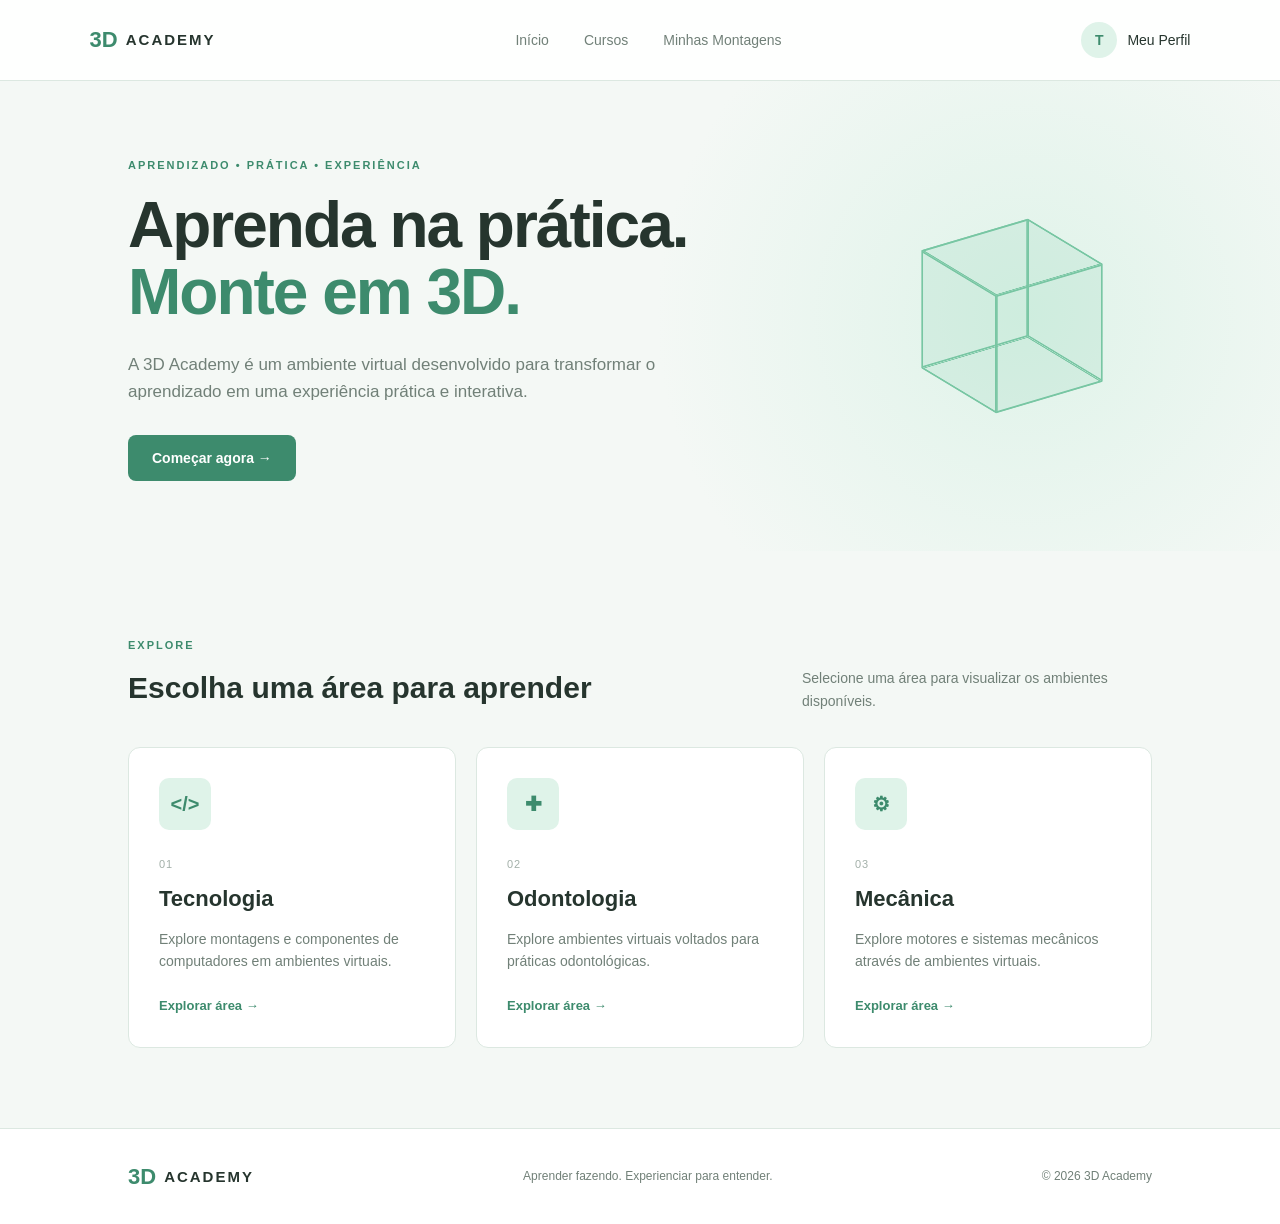
<file: index.html>
<!DOCTYPE html>
<html lang="pt-BR">
<head>
    <meta charset="UTF-8">
    <meta name="viewport" content="width=device-width, initial-scale=1.0">

    <title>3D Academy</title>

    <link rel="stylesheet" href="style.css">
</head>

<body>

    <!-- CABEÇALHO -->
    <header class="header">

        <div class="logo">
            <span class="logo-3d">3D</span>
            <span class="logo-text">ACADEMY</span>
        </div>

        <nav class="navigation">
            <a href="#" onclick="showHome()">Início</a>
            <a href="#">Cursos</a>
            <a href="#">Minhas Montagens</a>
        </nav>

        <div class="profile">
            <div class="profile-icon">T</div>
            <span>Meu Perfil</span>
        </div>

    </header>


    <!-- =========================
         PÁGINA INICIAL
    ========================== -->

    <main id="home-page">

        <section class="hero">

            <div class="hero-content">

                <span class="small-title">
                    APRENDIZADO • PRÁTICA • EXPERIÊNCIA
                </span>

                <h1>
                    Aprenda na prática.
                    <span>Monte em 3D.</span>
                </h1>

                <p>
                    A 3D Academy é um ambiente virtual desenvolvido
                    para transformar o aprendizado em uma experiência
                    prática e interativa.
                </p>

                <button class="main-button" onclick="scrollToThemes()">
                    Começar agora
                    <span>→</span>
                </button>

            </div>

            <div class="hero-decoration">

                <div class="cube">
                    <div class="cube-face front"></div>
                    <div class="cube-face back"></div>
                    <div class="cube-face right"></div>
                    <div class="cube-face left"></div>
                    <div class="cube-face top"></div>
                    <div class="cube-face bottom"></div>
                </div>

            </div>

        </section>


        <!-- ESCOLHA DA ÁREA -->

        <section class="themes" id="themes">

            <div class="section-heading">

                <div>
                    <span class="small-title">EXPLORE</span>

                    <h2>
                        Escolha uma área para aprender
                    </h2>
                </div>

                <p>
                    Selecione uma área para visualizar
                    os ambientes disponíveis.
                </p>

            </div>


            <div class="theme-grid">

                <!-- TECNOLOGIA -->

                <article class="theme-card">

                    <div class="theme-icon">
                        &lt;/&gt;
                    </div>

                    <span class="theme-number">01</span>

                    <h3>Tecnologia</h3>

                    <p>
                        Explore montagens e componentes
                        de computadores em ambientes virtuais.
                    </p>

                    <button
                        class="theme-link"
                        onclick="openCourse('tecnologia')">

                        Explorar área →

                    </button>

                </article>


                <!-- ODONTOLOGIA -->

                <article class="theme-card">

                    <div class="theme-icon">
                        ✚
                    </div>

                    <span class="theme-number">02</span>

                    <h3>Odontologia</h3>

                    <p>
                        Explore ambientes virtuais voltados
                        para práticas odontológicas.
                    </p>

                    <button
                        class="theme-link"
                        onclick="openCourse('odontologia')">

                        Explorar área →

                    </button>

                </article>


                <!-- MECÂNICA -->

                <article class="theme-card">

                    <div class="theme-icon">
                        ⚙
                    </div>

                    <span class="theme-number">03</span>

                    <h3>Mecânica</h3>

                    <p>
                        Explore motores e sistemas mecânicos
                        através de ambientes virtuais.
                    </p>

                    <button
                        class="theme-link"
                        onclick="openCourse('mecanica')">

                        Explorar área →

                    </button>

                </article>

            </div>

        </section>

    </main>


    <!-- =========================
         PÁGINA DE ESCOLHA
    ========================== -->

    <main id="course-page" class="course-page hidden">

        <section class="course-selection">

            <button class="back-button" onclick="showHome()">
                ← Voltar
            </button>

            <span class="small-title" id="course-label">
                TECNOLOGIA
            </span>

            <h1 id="course-title">
                Escolha um ambiente
            </h1>

            <p id="course-description">
                Escolha uma opção para iniciar sua experiência.
            </p>


            <!-- MODELOS -->

            <div class="models-grid" id="models-container">

                <!-- Os modelos serão criados pelo JavaScript -->

            </div>

        </section>

    </main>


    <!-- =========================
         PÁGINA DO AMBIENTE
    ========================== -->

    <main id="environment-page" class="environment-page hidden">

        <section class="environment">

            <button class="back-button" onclick="backToModels()">
                ← Voltar
            </button>

            <span class="small-title">
                AMBIENTE VIRTUAL
            </span>

            <h1 id="environment-title">
                Gabinete 1
            </h1>

            <div class="environment-box">

                <div class="environment-placeholder">
                    3D
                </div>

                <h2>
                    Ambiente de aprendizagem
                </h2>

                <p>
                    Este espaço será utilizado futuramente
                    para a montagem e interação em 3D.
                </p>

            </div>

        </section>

    </main>


    <!-- RODAPÉ -->

    <footer class="footer">

        <div class="logo">
            <span class="logo-3d">3D</span>
            <span class="logo-text">ACADEMY</span>
        </div>

        <p>
            Aprender fazendo. Experienciar para entender.
        </p>

        <span class="copyright">
            ©️ 2026 3D Academy
        </span>

    </footer>


    <script src="script.js"></script>

</body>
</html>
</file>
<file: style.css>
/* ==============================
   CONFIGURAÇÕES GERAIS
================================= */

* {
    margin: 0;
    padding: 0;
    box-sizing: border-box;
}

:root {
    --green: #78c6a3;
    --green-dark: #3d8b6d;
    --green-light: #dff3e9;

    --background: #f4f8f5;
    --white: #ffffff;

    --text: #26352e;
    --text-light: #718078;

    --border: #dce8e1;
}

body {
    font-family: Arial, Helvetica, sans-serif;

    background: var(--background);

    color: var(--text);

    line-height: 1.6;
}


/* ==============================
   CABEÇALHO
================================= */

.header {
    width: 100%;

    display: flex;
    align-items: center;
    justify-content: space-between;

    padding: 22px 7%;

    background: rgba(255, 255, 255, 0.95);

    border-bottom: 1px solid var(--border);
}

.logo {
    display: flex;
    align-items: center;

    gap: 8px;

    font-weight: bold;
}

.logo-3d {
    color: var(--green-dark);

    font-size: 22px;

    font-weight: 800;
}

.logo-text {
    font-size: 15px;

    letter-spacing: 2px;
}


/* MENU */

.navigation {
    display: flex;

    gap: 35px;
}

.navigation a {
    color: var(--text-light);

    text-decoration: none;

    font-size: 14px;

    transition: 0.2s;
}

.navigation a:hover {
    color: var(--green-dark);
}


/* PERFIL */

.profile {
    display: flex;
    align-items: center;

    gap: 10px;

    font-size: 14px;
}

.profile-icon {
    width: 36px;
    height: 36px;

    display: flex;
    align-items: center;
    justify-content: center;

    border-radius: 50%;

    background: var(--green-light);

    color: var(--green-dark);

    font-weight: bold;
}


/* ==============================
   HERO
================================= */

.hero {
    min-height: 470px;

    display: flex;
    align-items: center;
    justify-content: space-between;

    padding: 70px 10%;

    background:
        radial-gradient(
            circle at 80% 50%,
            #dff3e9,
            transparent 35%
        );
}

.hero-content {
    max-width: 620px;
}

.small-title {
    color: var(--green-dark);

    font-size: 11px;

    font-weight: bold;

    letter-spacing: 2px;
}

.hero h1 {
    margin-top: 15px;

    font-size: clamp(40px, 5vw, 68px);

    line-height: 1.05;

    letter-spacing: -2px;
}

.hero h1 span {
    color: var(--green-dark);
}

.hero p {
    max-width: 540px;

    margin-top: 25px;

    color: var(--text-light);

    font-size: 17px;
}


/* BOTÃO */

.main-button {
    margin-top: 30px;

    padding: 15px 24px;

    border: none;

    border-radius: 8px;

    background: var(--green-dark);

    color: white;

    font-size: 14px;

    font-weight: bold;

    cursor: pointer;

    transition: 0.2s;
}

.main-button:hover {
    background: #2f7058;

    transform: translateY(-2px);
}


/* ==============================
   CUBO
================================= */

.hero-decoration {
    width: 280px;
    height: 280px;

    display: flex;
    align-items: center;
    justify-content: center;
}

.cube {
    width: 130px;
    height: 130px;

    position: relative;

    transform-style: preserve-3d;

    transform: rotateX(-25deg) rotateY(35deg);
}

.cube-face {
    position: absolute;

    width: 130px;
    height: 130px;

    border: 2px solid var(--green);

    background: rgba(120, 198, 163, 0.08);
}

.front {
    transform: translateZ(65px);
}

.back {
    transform: rotateY(180deg) translateZ(65px);
}

.right {
    transform: rotateY(90deg) translateZ(65px);
}

.left {
    transform: rotateY(-90deg) translateZ(65px);
}

.top {
    transform: rotateX(90deg) translateZ(65px);
}

.bottom {
    transform: rotateX(-90deg) translateZ(65px);
}


/* ==============================
   SEÇÃO DOS TEMAS
================================= */

.themes {
    padding: 80px 10%;
}

.section-heading {
    display: flex;

    align-items: end;

    justify-content: space-between;

    gap: 40px;

    margin-bottom: 35px;
}

.section-heading h2 {
    margin-top: 7px;

    font-size: 30px;
}

.section-heading p {
    max-width: 350px;

    color: var(--text-light);

    font-size: 14px;
}


/* ==============================
   CARDS
================================= */

.theme-grid {
    display: grid;

    grid-template-columns: repeat(3, 1fr);

    gap: 20px;
}

.theme-card {
    padding: 30px;

    background: var(--white);

    border: 1px solid var(--border);

    border-radius: 12px;

    transition: 0.25s;
}

.theme-card:hover {
    transform: translateY(-5px);

    border-color: var(--green);

    box-shadow:
        0 12px 30px rgba(61, 139, 109, 0.08);
}

.theme-icon {
    width: 52px;
    height: 52px;

    display: flex;
    align-items: center;
    justify-content: center;

    margin-bottom: 20px;

    border-radius: 10px;

    background: var(--green-light);

    color: var(--green-dark);

    font-size: 20px;

    font-weight: bold;
}

.theme-number {
    color: #a3b0a9;

    font-size: 11px;

    letter-spacing: 1px;
}

.theme-card h3 {
    margin-top: 5px;

    font-size: 22px;
}

.theme-card p {
    margin-top: 12px;

    color: var(--text-light);

    font-size: 14px;
}


/* BOTÃO DO CARD */

.theme-link {
    display: inline-block;

    margin-top: 25px;

    padding: 0;

    border: none;

    background: none;

    color: var(--green-dark);

    font-size: 13px;

    font-weight: bold;

    cursor: pointer;
}


/* ==============================
   PÁGINA DOS CURSOS
================================= */

.course-page {
    min-height: 650px;
}

.course-selection {
    padding: 70px 10%;
}

.course-selection h1 {
    margin-top: 10px;

    font-size: 42px;
}

.course-selection > p {
    margin-top: 10px;

    color: var(--text-light);
}


/* BOTÃO VOLTAR */

.back-button {
    margin-bottom: 45px;

    padding: 10px 16px;

    border: 1px solid var(--border);

    border-radius: 7px;

    background: white;

    color: var(--text);

    cursor: pointer;

    transition: 0.2s;
}

.back-button:hover {
    border-color: var(--green);

    color: var(--green-dark);
}


/* ==============================
   MODELOS
================================= */

.models-grid {
    display: grid;

    grid-template-columns:
        repeat(3, 1fr);

    gap: 20px;

    margin-top: 45px;
}

.model-card {
    min-height: 220px;

    display: flex;

    flex-direction: column;

    justify-content: space-between;

    padding: 25px;

    background: white;

    border: 1px solid var(--border);

    border-radius: 12px;

    transition: 0.25s;
}

.model-card:hover {
    transform: translateY(-5px);

    border-color: var(--green);

    box-shadow:
        0 12px 30px rgba(61, 139, 109, 0.1);
}

.model-number {
    color: var(--green-dark);

    font-size: 12px;

    font-weight: bold;

    letter-spacing: 1px;
}

.model-card h3 {
    margin-top: 10px;

    font-size: 24px;
}

.model-preview {
    width: 100%;
    height: 100px;

    display: flex;

    align-items: center;
    justify-content: center;

    margin: 20px 0;

    border-radius: 8px;

    background: var(--green-light);

    color: var(--green-dark);

    font-size: 35px;
}

.model-button {
    width: 100%;

    padding: 12px;

    border: none;

    border-radius: 7px;

    background: var(--green-dark);

    color: white;

    cursor: pointer;

    font-weight: bold;

    transition: 0.2s;
}

.model-button:hover {
    background: #2f7058;
}


/* ==============================
   AMBIENTE
================================= */

.environment-page {
    min-height: 650px;
}

.environment {
    padding: 70px 10%;
}

.environment h1 {
    margin-top: 10px;

    font-size: 42px;
}

.environment-box {
    min-height: 400px;

    display: flex;

    flex-direction: column;

    align-items: center;
    justify-content: center;

    margin-top: 40px;

    border: 2px dashed var(--border);

    border-radius: 15px;

    background: white;
}

.environment-placeholder {
    width: 120px;
    height: 120px;

    display: flex;

    align-items: center;
    justify-content: center;

    margin-bottom: 25px;

    border-radius: 15px;

    background: var(--green-light);

    color: var(--green-dark);

    font-size: 32px;

    font-weight: bold;
}

.environment-box h2 {
    font-size: 24px;
}

.environment-box p {
    margin-top: 8px;

    color: var(--text-light);

    text-align: center;
}


/* ==============================
   ESCONDER PÁGINAS
================================= */

.hidden {
    display: none;
}


/* ==============================
   RODAPÉ
================================= */

.footer {
    display: flex;

    align-items: center;

    justify-content: space-between;

    padding: 30px 10%;

    border-top: 1px solid var(--border);

    background: white;
}

.footer p,
.copyright {
    color: var(--text-light);

    font-size: 12px;
}


/* ==============================
   RESPONSIVIDADE
================================= */

@media (max-width: 800px) {

    .navigation {
        display: none;
    }

    .hero {
        padding: 60px 7%;
    }

    .hero-decoration {
        display: none;
    }

    .themes,
    .course-selection,
    .environment {
        padding: 60px 7%;
    }

    .theme-grid,
    .models-grid {
        grid-template-columns: 1fr;
    }

    .section-heading {
        flex-direction: column;

        align-items: flex-start;
    }

    .footer {
        flex-direction: column;

        gap: 15px;

        text-align: center;
    }
}
</file>
